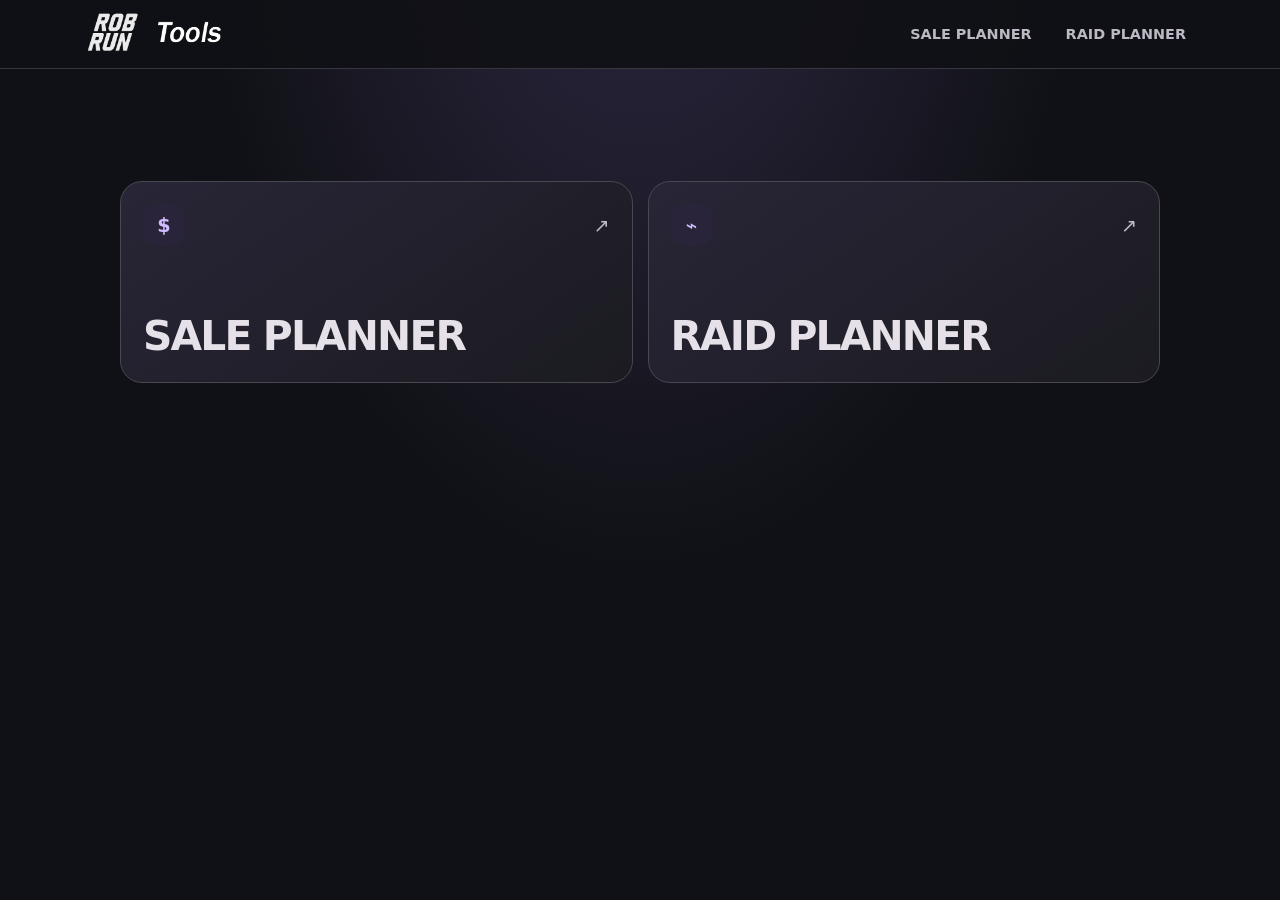
<file: index.html>
<!doctype html>
<html lang="en">
<head>
  <meta charset="utf-8">
  <meta name="viewport" content="width=device-width, initial-scale=1">
  <meta name="theme-color" content="#101116">
  <title>RR TOOLS</title>
  <link rel="stylesheet" href="styles.css?v=tooltips-20261120">
</head>
<body>
  <header class="appbar">
    <div class="appbar-inner">
      <a class="brand" href="index.html"><img width="150px" height="68px" class="brand-logo" src="rr-tools.png" alt="RR TOOLS" /></a>
      <nav class="nav" aria-label="Main navigation">
        <a href="sale-planner.html">Sale Planner</a>
        <a href="raid-planner.html">Raid Planner</a>
      </nav>
    </div>
  </header>
  <main class="page home-page">
    <section class="tool-grid" aria-label="Calculators">
      <a class="tool-card" href="sale-planner.html">
        <span class="card-top"><span class="card-icon" aria-hidden="true">$</span><span class="card-arrow" aria-hidden="true">↗</span></span>
        <h1>Sale Planner</h1>
      </a>
      <a class="tool-card" href="raid-planner.html">
        <span class="card-top"><span class="card-icon" aria-hidden="true">⌁</span><span class="card-arrow" aria-hidden="true">↗</span></span>
        <h1>Raid Planner</h1>
      </a>
    </section>
  </main>
  <script src="tooltips.js?v=tooltips-20261120"></script>
</body>
</html>
</file>
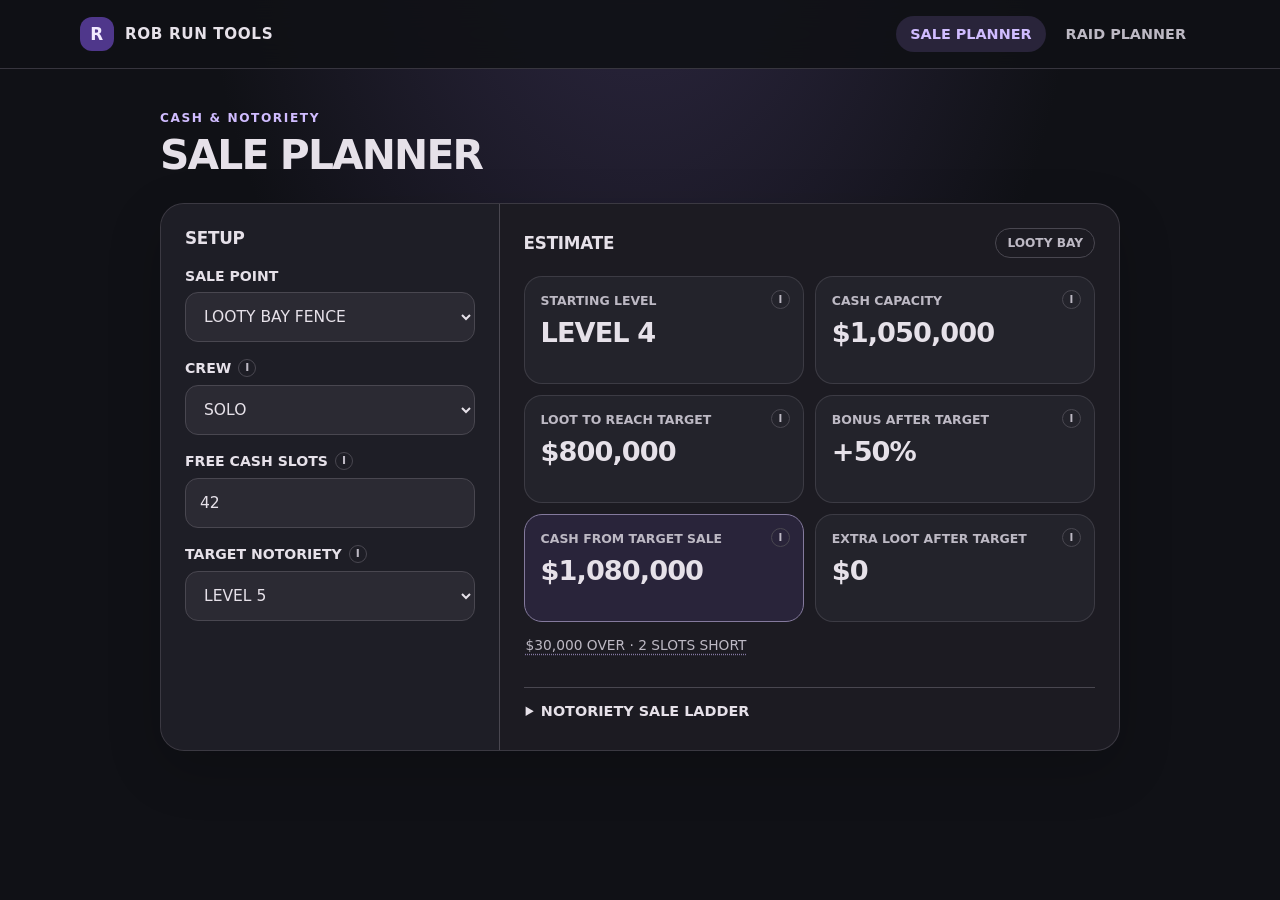
<file: notoriety.html>
<!doctype html>
<html lang="en">
<head>
  <meta charset="utf-8">
  <meta name="viewport" content="width=device-width, initial-scale=1">
  <meta name="theme-color" content="#101116">
  <title>Sale Planner · ROB RUN Tools</title>
  <link rel="stylesheet" href="styles.css?v=tooltips-20261120">
</head>
<body>
  <header class="appbar">
    <div class="appbar-inner">
      <a class="brand" href="index.html"><span class="brand-mark" aria-hidden="true">R</span><span>ROB RUN TOOLS</span></a>
      <nav class="nav" aria-label="Main navigation">
        <a href="notoriety.html" aria-current="page">Sale Planner</a>
        <a href="raids.html">Raid Planner</a>
      </nav>
    </div>
  </header>
  <main class="page page-narrow">
    <div class="page-head"><p class="eyebrow">Cash &amp; Notoriety</p><h1>Sale Planner</h1></div>
    <section class="planner surface" aria-label="Sale planning calculator">
      <div class="setup">
        <div class="section-title"><h2>Setup</h2></div>
        <div class="fields">
          <label class="field" for="location">
            <span class="label-line">Sale point</span>
            <select id="location">
              <option value="fence">Looty Bay Fence</option>
              <option value="center">District Sales Center</option>
            </select>
          </label>
          <div class="field" id="district-fields" hidden>
            <label class="label-line" for="district-level">District level <button class="info" type="button" data-tooltip="Fixed bonus only: Level I +10%, Level II +20%, Level III +30%. Notoriety does not apply." aria-label="DISTRICT SALES CENTER BONUS DETAILS">i</button></label>
            <select id="district-level">
              <option value="1">Level I</option>
              <option value="2">Level II</option>
              <option value="3">Level III · Highlands</option>
            </select>
          </div>
          <label class="field" id="party-field" for="party">
            <span class="label-line">Crew <button class="info" type="button" data-tooltip="Sets your starting Notoriety level." aria-label="CREW SIZE DETAILS">i</button></span>
            <select id="party">
              <option value="solo" selected>Solo</option>
              <option value="duo">Duo</option>
              <option value="trio">Trio</option>
            </select>
          </label>
          <label class="field" for="slots">
            <span class="label-line">Free cash slots <button class="info" type="button" data-tooltip="Each free slot holds one $25,000 cash stack." aria-label="CASH SLOTS DETAILS">i</button></span>
            <input id="slots" type="number" min="0" step="1" value="42" inputmode="numeric">
          </label>
          <label class="field" id="target-field" for="target">
            <span class="label-line">Target Notoriety <button class="info" type="button" data-tooltip="Choose a level to see the loot needed to reach it and the bonus for later sales." aria-label="NOTORIETY ESTIMATE DETAILS">i</button></span>
            <select id="target"></select>
          </label>
        </div>
      </div>
      <div class="results">
        <div class="results-head"><h2>Estimate</h2><span class="live-chip" id="location-chip">Looty Bay</span></div>
        <div class="result-grid" aria-live="polite" aria-atomic="true">
          <div class="result" id="result-start-level" tabindex="0" role="group" data-tooltip="Starting Notoriety based on crew."><span class="result-label">Starting level</span><strong class="result-value" id="start-level">Level 4</strong></div>
          <div class="result" id="result-capacity" tabindex="0" role="group" data-tooltip="42 free cash slots × $25,000 per stack."><span class="result-label">Cash capacity</span><strong class="result-value" id="capacity">$1,050,000</strong><span class="result-detail" id="capacity-detail">42 free slots</span></div>
          <div class="result" id="result-sale-needed" tabindex="0" role="group" data-tooltip="Base loot value before the current Notoriety bonus."><span class="result-label">Loot to reach target</span><strong class="result-value" id="sale-needed">$800,000</strong><span class="result-detail">Before bonuses</span></div>
          <div class="result" id="result-bonus" tabindex="0" role="group" data-tooltip="Applies to later Looty Bay sales."><span class="result-label" id="bonus-label">Bonus after target</span><strong class="result-value" id="total-bonus">+50%</strong><span class="result-detail" id="bonus-detail">Applies to later Looty Bay sales</span></div>
          <div class="result primary" id="result-payout-card" tabindex="0" role="group" data-tooltip="Cash from the target sale at your current bonus."><span class="result-label" id="payout-label">Cash from target sale</span><strong class="result-value" id="payout">$1,080,000</strong><span class="result-detail" id="slots-needed">44 cash stacks at +35%</span></div>
          <div class="result" id="result-fill-card" tabindex="0" role="group" data-tooltip="Extra loot value to sell after reaching your target."><span class="result-label" id="fill-label">Extra loot after target</span><strong class="result-value" id="fill-value">$0</strong><span class="result-detail" id="fill-detail">Target sale exceeds capacity</span></div>
        </div>
        <p class="status-line" id="fit-status" tabindex="0" aria-live="polite"></p>
        <details class="details" id="notoriety-ladder">
          <summary>Notoriety sale ladder</summary>
          <div class="table-wrap">
            <table>
              <thead><tr><th>Target</th><th>Loot to reach</th><th>Bonus after</th><th><span tabindex="0" data-tooltip="This target sale uses your current Notoriety bonus. The target bonus applies to later sales.">Cash from target sale</span></th></tr></thead>
              <tbody id="ladder-body"></tbody>
            </table>
          </div>
          <p class="table-empty" id="ladder-empty" hidden>Already at the highest level.</p>
        </details>
      </div>
    </section>
  </main>
  <script>
    (() => {
      const partyInput = document.getElementById("party");
      const slotsInput = document.getElementById("slots");
      const targetInput = document.getElementById("target");
      const locationInput = document.getElementById("location");
      const districtInput = document.getElementById("district-level");
      const districtFields = document.getElementById("district-fields");
      const partyField = document.getElementById("party-field");
      const targetField = document.getElementById("target-field");
      const notorietyLadder = document.getElementById("notoriety-ladder");
      const money = new Intl.NumberFormat("en-US", { style: "currency", currency: "USD", maximumFractionDigits: 0 });
      const thresholds = [0, 200000, 500000, 1000000, 1800000];
      const notorietyBonuses = [0, 10, 20, 35, 50];
      const districtBonuses = [0, 10, 20, 30];
      const starts = { solo: { level: 4 }, duo: { level: 2 }, trio: { level: 1 } };
      const output = (id) => document.getElementById(id);

      function refreshTargets(startLevel) {
        const oldTarget = Number(targetInput.value) || 5;
        targetInput.replaceChildren();
        for (let level = startLevel; level <= 5; level += 1) {
          const option = document.createElement("option");
          option.value = String(level);
          option.textContent = "Level " + level;
          targetInput.append(option);
        }
        targetInput.value = String(Math.max(startLevel, Math.min(5, oldTarget)));
      }

      function calculate() {
        const isCenter = locationInput.value === "center";
        const startLevel = starts[partyInput.value].level;
        const targetLevel = Number(targetInput.value) || startLevel;
        const slots = Math.max(0, Math.floor(Number(slotsInput.value) || 0));
        const locationBonus = isCenter ? districtBonuses[Number(districtInput.value)] : 0;
        const targetNotorietyBonus = isCenter ? 0 : notorietyBonuses[targetLevel - 1];
        const totalBonus = isCenter ? locationBonus : targetNotorietyBonus;
        const multiplier = 1 + totalBonus / 100;
        const currentNotorietyBonus = notorietyBonuses[startLevel - 1];
        const payoutMultiplier = isCenter ? multiplier : 1 + currentNotorietyBonus / 100;
        const capacity = slots * 25000;
        const saleNeeded = isCenter ? 0 : Math.max(0, thresholds[targetLevel - 1] - thresholds[startLevel - 1]);
        const payout = isCenter ? capacity : saleNeeded * payoutMultiplier;
        const slotsNeeded = Math.ceil(payout / 25000);
        const additionalCashCapacity = Math.max(0, capacity - payout);
        const extraLootAfterTarget = additionalCashCapacity / multiplier;
        const fillValue = isCenter ? capacity / multiplier : extraLootAfterTarget;
        const totalLootForFullHaul = saleNeeded + extraLootAfterTarget;
        const districtLevel = Number(districtInput.value);
        const districtRoman = ["I", "II", "III"][districtLevel - 1];

        partyField.hidden = isCenter;
        targetField.hidden = isCenter;
        districtFields.hidden = !isCenter;
        output("result-start-level").hidden = isCenter;
        output("result-sale-needed").hidden = isCenter;
        notorietyLadder.hidden = isCenter;
        output("result-payout-card").classList.toggle("primary", !isCenter);
        output("result-fill-card").classList.toggle("primary", isCenter);

        output("start-level").textContent = "Level " + startLevel;
        output("capacity").textContent = money.format(capacity);
        output("capacity-detail").textContent = slots + " free cash slot" + (slots === 1 ? "" : "s");
        output("sale-needed").textContent = money.format(saleNeeded);
        output("bonus-label").textContent = isCenter ? "Sales Center bonus" : "Bonus after target";
        output("total-bonus").textContent = "+" + totalBonus + "%";
        output("bonus-detail").textContent = isCenter ? "Fixed · no Notoriety" : "Applies to later Looty Bay sales";
        output("payout-label").textContent = isCenter ? "Cash at full capacity" : "Cash from target sale";
        output("payout").textContent = money.format(payout);
        output("slots-needed").textContent = isCenter
          ? slots + " cash stack" + (slots === 1 ? "" : "s")
           : slotsNeeded + " cash stack" + (slotsNeeded === 1 ? "" : "s") + " at +" + currentNotorietyBonus + "%";
        output("fill-label").textContent = isCenter ? "Loot to fill slots" : "Extra loot after target";
        output("fill-value").textContent = money.format(Math.round(fillValue));
        output("fill-detail").textContent = isCenter ? "Estimated loot value" : payout > capacity ? "Target sale exceeds capacity" : "Level " + targetLevel + " · +" + totalBonus + "% on later sales";
        output("location-chip").textContent = isCenter ? "District Center · Level " + districtRoman : "Looty Bay";

        output("result-start-level").dataset.tooltip = "Starting Notoriety level " + startLevel + ", based on crew.";
        output("result-capacity").dataset.tooltip = slots + " free cash slots × $25,000 per stack = " + money.format(capacity) + ".";
        output("result-sale-needed").dataset.tooltip = money.format(saleNeeded) + " base loot value to reach Level " + targetLevel + ", before the current bonus.";
        output("result-bonus").dataset.tooltip = isCenter
          ? "Level " + districtRoman + " District Sales Center bonus is fixed at +" + totalBonus + "%. Notoriety does not apply."
          : "Level " + targetLevel + " gives +" + totalBonus + "% on later Looty Bay sales.";
        output("result-payout-card").dataset.tooltip = isCenter
          ? money.format(capacity) + " cash at full capacity."
          : money.format(saleNeeded) + " loot at the current +" + currentNotorietyBonus + "% bonus pays " + money.format(payout) + " and needs " + slotsNeeded + " stacks.";
        output("result-fill-card").dataset.tooltip = isCenter
          ? money.format(Math.round(fillValue)) + " estimated loot value fills " + slots + " cash slots at +" + totalBonus + "%."
          : payout > capacity
            ? "The target sale exceeds your cash capacity by " + money.format(payout - capacity) + "."
            : "Sell about " + money.format(Math.round(extraLootAfterTarget)) + " more loot at +" + totalBonus + "% after reaching the target.";

        if (slots === 0) {
          output("fit-status").textContent = "No free slots";
          output("fit-status").dataset.tooltip = "Add free cash slots to calculate your carrying capacity.";
        } else if (isCenter) {
          output("fit-status").textContent = "Fixed +" + totalBonus + "% · No Notoriety";
          output("fit-status").dataset.tooltip = "District Sales Center Level " + districtRoman + " has a fixed +" + totalBonus + "% bonus. Notoriety does not apply.";
        } else if (payout > capacity) {
          output("fit-status").textContent = money.format(payout - capacity) + " over · " + (slotsNeeded - slots) + " slots short";
          output("fit-status").dataset.tooltip = "The target sale pays " + money.format(payout) + " and needs " + slotsNeeded + " stacks. You are " + (slotsNeeded - slots) + " slots short. Total haul caps at " + money.format(capacity) + ".";
        } else if (saleNeeded === 0) {
          output("fit-status").textContent = money.format(Math.round(extraLootAfterTarget)) + " loot → " + money.format(capacity) + " haul";
          output("fit-status").dataset.tooltip = "Sell about " + money.format(Math.round(extraLootAfterTarget)) + " loot at +" + totalBonus + "% to fill all " + slots + " cash stacks.";
        } else if (extraLootAfterTarget > 0) {
          output("fit-status").textContent = "+" + money.format(Math.round(extraLootAfterTarget)) + " loot at +" + totalBonus + "% · " + money.format(capacity) + " haul";
          output("fit-status").dataset.tooltip = "After reaching Level " + targetLevel + ", sell about " + money.format(Math.round(extraLootAfterTarget)) + " more loot at +" + totalBonus + "%. Total loot sold is about " + money.format(Math.round(totalLootForFullHaul)) + " for a " + money.format(capacity) + " haul.";
        } else {
          output("fit-status").textContent = "Target sale fills slots · " + money.format(Math.min(payout, capacity)) + " haul";
          output("fit-status").dataset.tooltip = "The target sale fills your available cash slots.";
        }

        const rows = [];
        if (!isCenter) {
          for (let level = startLevel + 1; level <= 5; level += 1) {
            const value = thresholds[level - 1] - thresholds[startLevel - 1];
            const levelBonus = notorietyBonuses[level - 1];
            const saleCash = value * (1 + currentNotorietyBonus / 100);
            rows.push("<tr class=\"" + (level === targetLevel ? "selected" : "") + "\"><td>Level " + level + "</td><td>" + money.format(value) + "</td><td>+" + levelBonus + "%</td><td>" + money.format(saleCash) + "</td></tr>");
          }
        }
        output("ladder-body").innerHTML = rows.join("");
        output("ladder-empty").hidden = rows.length > 0;
      }

      partyInput.addEventListener("change", () => { refreshTargets(starts[partyInput.value].level); calculate(); });
      for (const input of [slotsInput, targetInput, locationInput, districtInput]) {
        input.addEventListener(input === slotsInput ? "input" : "change", calculate);
      }
      refreshTargets(starts[partyInput.value].level);
      targetInput.value = "5";
      calculate();
    })();
  </script>
  <script src="tooltips.js?v=tooltips-20261120"></script>
</body>
</html>
</file>
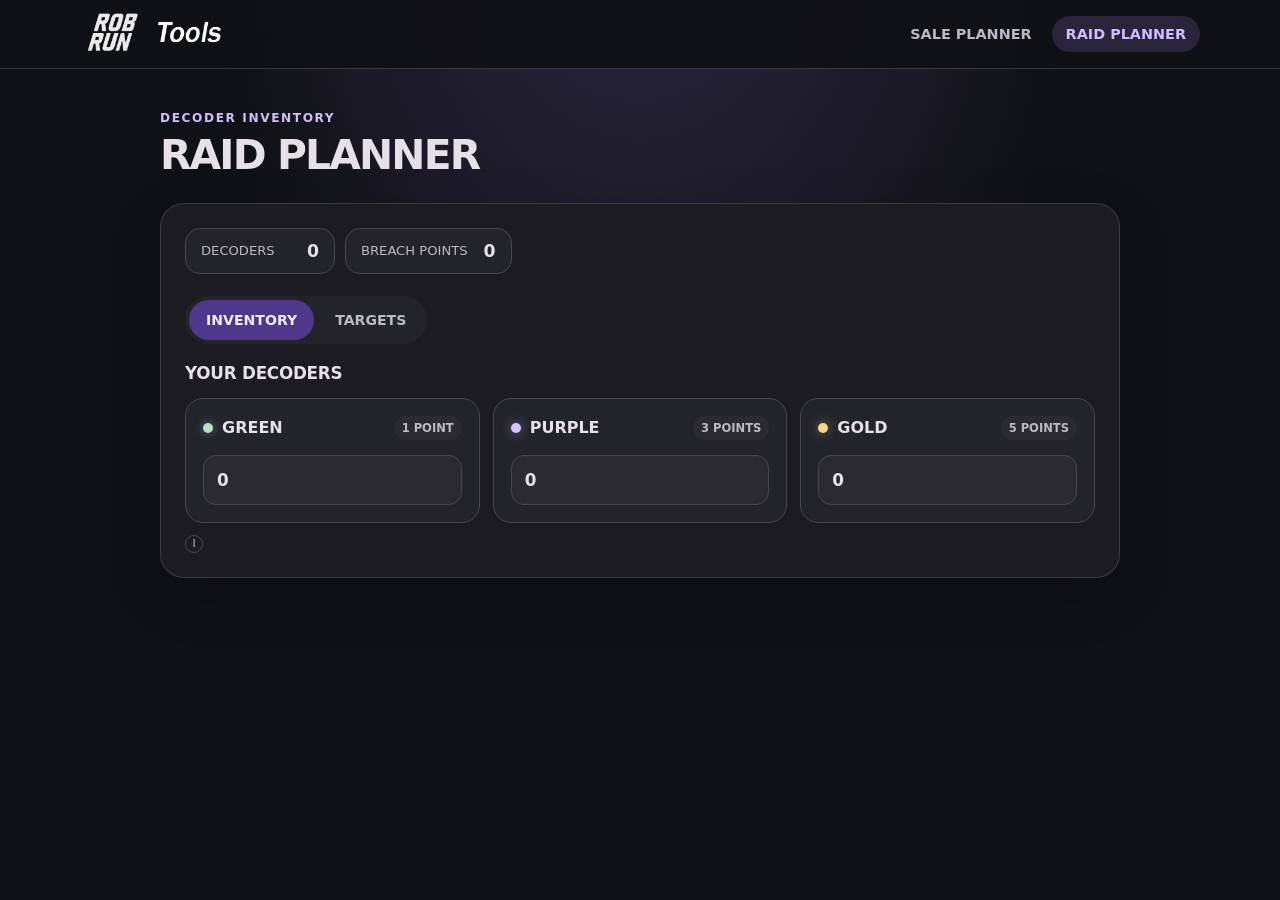
<file: raid-planner.html>
<!doctype html>
<html lang="en">
<head>
  <meta charset="utf-8">
  <meta name="viewport" content="width=device-width, initial-scale=1">
  <meta name="theme-color" content="#101116">
  <title>Raid Planner · RR Tools</title>
  <link rel="stylesheet" href="styles.css?v=tooltips-20261120">
</head>
<body>
  <header class="appbar">
    <div class="appbar-inner">
      <a class="brand" href="index.html"><img width="150px" height="68px" class="brand-logo" src="rr-tools.png" alt="RR TOOLS" /></a>
      <nav class="nav" aria-label="Main navigation">
        <a href="sale-planner.html">Sale Planner</a>
        <a href="raid-planner.html" aria-current="page">Raid Planner</a>
      </nav>
    </div>
  </header>
  <main class="page page-narrow">
    <div class="page-head"><p class="eyebrow">Decoder inventory</p><h1>Raid Planner</h1></div>
    <section class="raid-surface surface" aria-label="Raid planning calculator">
      <div class="summary" aria-live="polite" aria-atomic="true">
        <div class="summary-item"><span class="summary-label">Decoders</span><strong class="summary-value" id="decoder-count">0</strong></div>
        <div class="summary-item"><span class="summary-label">Breach points</span><strong class="summary-value" id="decoder-points">0</strong></div>
      </div>
      <div class="tabs" role="tablist" aria-label="Planner sections">
        <button class="tab" id="inventory-tab" type="button" role="tab" aria-controls="inventory-panel" aria-selected="true">Inventory</button>
        <button class="tab" id="targets-tab" type="button" role="tab" aria-controls="targets-panel" aria-selected="false">Targets</button>
      </div>
      <section id="inventory-panel" class="tab-panel" role="tabpanel" aria-labelledby="inventory-tab">
        <h2>Your decoders</h2>
        <div class="decoder-grid">
          <label class="decoder-card" for="green-count">
            <span class="decoder-top"><span class="decoder-name"><span class="tier-dot tier-green" aria-hidden="true"></span>Green</span><span class="point-chip">1 point</span></span>
            <input id="green-count" type="number" min="0" step="1" value="0" inputmode="numeric" aria-label="Green decoder count">
          </label>
          <label class="decoder-card" for="purple-count">
            <span class="decoder-top"><span class="decoder-name"><span class="tier-dot tier-purple" aria-hidden="true"></span>Purple</span><span class="point-chip">3 points</span></span>
            <input id="purple-count" type="number" min="0" step="1" value="0" inputmode="numeric" aria-label="Purple decoder count">
          </label>
          <label class="decoder-card" for="gold-count">
            <span class="decoder-top"><span class="decoder-name"><span class="tier-dot tier-gold" aria-hidden="true"></span>Gold</span><span class="point-chip">5 points</span></span>
            <input id="gold-count" type="number" min="0" step="1" value="0" inputmode="numeric" aria-label="Gold decoder count">
          </label>
        </div>
      </section>
      <section id="targets-panel" class="tab-panel" role="tabpanel" aria-labelledby="targets-tab" hidden>
        <h2>Targets</h2>
        <label class="toggle" for="bunker-bonus">
          <input id="bunker-bonus" type="checkbox">
          <span>Bunker defense +3</span>
          <button class="info" type="button" data-tooltip="Adds 3 defense to structures in a settlement with a Bunker." aria-label="BUNKER DEFENSE DETAILS">i</button>
        </label>
        <div class="target-summary" aria-live="polite" aria-atomic="true">
          <div class="target-summary-item"><span>Targets</span><strong id="target-count">0</strong></div>
          <div class="target-summary-item"><span>Needed · empty</span><strong id="target-min">0</strong></div>
          <div class="target-summary-item"><span>Needed · full Gold</span><strong id="target-max">0</strong></div>
        </div>
        <p class="target-plan-status" id="target-status" tabindex="0" aria-live="polite">Add targets</p>
        <div class="target-section">
          <div class="section-title"><h2>Target list</h2><span class="live-chip" id="target-list-count">0 selected</span></div>
          <div class="table-wrap target-table">
            <table>
              <thead><tr><th>Structure</th><th class="numeric">Quantity</th><th class="numeric">Total defense</th><th class="numeric"><span tabindex="0" data-tooltip="Uses your full decoder stock for this row alone. The plan above checks all selected rows together.">Stock alone</span></th></tr></thead>
              <tbody id="selected-target-rows"></tbody>
            </table>
          </div>
          <p class="table-empty" id="targets-empty">No targets added.</p>
        </div>
        <details class="details target-section">
          <summary>+ Add targets</summary>
          <div class="table-wrap target-table">
          <table>
              <thead><tr><th>Structure</th><th class="numeric">Fuse slots</th><th class="numeric"><span tabindex="0" data-tooltip="Defense when empty to defense when all slots have Gold fuses.">Defense</span></th><th class="numeric">Add</th></tr></thead>
              <tbody id="target-catalog-rows"></tbody>
          </table>
          </div>
        </details>
      </section>
      <button class="info footer-help" type="button" data-tooltip="Defense values are estimates. Confirm the load in-game." aria-label="DEFENSE ESTIMATE DETAILS">i</button>
    </section>
  </main>
  <script>
    (() => {
      const inputs = [
        document.getElementById("green-count"),
        document.getElementById("purple-count"),
        document.getElementById("gold-count")
      ];
      const bunkerInput = document.getElementById("bunker-bonus");
      const structures = [
        { id: "trailer", name: "Trailer", base: 5, slots: 9 },
        { id: "small-house", name: "Small House", base: 15, slots: 27 },
        { id: "mansion", name: "Mansion", base: 30, slots: 42 },
        { id: "car-garage", name: "Car Garage", base: 4, slots: 6 },
        { id: "large-car-garage", name: "Large Car Garage", base: 6, slots: 12 },
        { id: "warehouse", name: "Warehouse", base: 10, slots: 15 },
        { id: "crypto-farm-warehouse", name: "Crypto Farm Warehouse", base: 5, slots: 9 },
        { id: "workshop", name: "Workshop", base: 5, slots: 9 },
        { id: "grow-room", name: "Grow Room", base: 5, slots: 9 },
        { id: "chemical-laboratory", name: "Chemical Laboratory", base: 3, slots: 6 },
        { id: "mesh-fence", name: "Mesh Fence", base: 2, slots: 3 },
        { id: "metal-fence", name: "Metal Fence", base: 5, slots: 6 },
        { id: "concrete-fence", name: "Concrete Fence", base: 10, slots: 9 },
        { id: "checkpoint-gate", name: "Checkpoint / settlement gate", base: 10, slots: 0, maxCount: 4 }
      ];
      const selectedTargets = new Map();
      const output = (id) => document.getElementById(id);
      const selectedRows = output("selected-target-rows");
      const catalogRows = output("target-catalog-rows");
      const emptyTargets = output("targets-empty");

      function count(input) { return Math.max(0, Math.floor(Number(input.value) || 0)); }
      function getStructure(id) { return structures.find((structure) => structure.id === id); }

      function changeTarget(id, difference) {
        const structure = getStructure(id);
        const current = selectedTargets.get(id) || 0;
        const limit = structure.maxCount || Number.MAX_SAFE_INTEGER;
        const next = Math.max(0, Math.min(limit, current + difference));
        if (next === 0) selectedTargets.delete(id);
        else selectedTargets.set(id, next);
        update();
      }

      function update() {
        const [green, purple, gold] = inputs.map(count);
        const totalDecoders = green + purple + gold;
        const points = green + purple * 3 + gold * 5;
        const bunker = bunkerInput.checked ? 3 : 0;
        let totalTargets = 0;
        let totalMin = 0;
        let totalMax = 0;

        output("decoder-count").textContent = String(totalDecoders);
        output("decoder-points").textContent = String(points);

        const selectedMarkup = [];
        for (const structure of structures) {
          const quantity = selectedTargets.get(structure.id) || 0;
          if (!quantity) continue;
          const minEach = structure.base + bunker;
          const maxEach = minEach + structure.slots * 5;
          const rowMin = minEach * quantity;
          const rowMax = maxEach * quantity;
          const defenseRange = structure.slots === 0 ? String(rowMin) : rowMin + "–" + rowMax;
          totalTargets += quantity;
          totalMin += rowMin;
          totalMax += rowMax;
          let rowStatus;
          if (points < rowMin) rowStatus = "<span class=\"outlook bad\" tabindex=\"0\" data-tooltip=\"Need " + (rowMin - points) + " more points for this row's empty targets.\">Short " + (rowMin - points) + "</span>";
          else if (points >= rowMax) rowStatus = "<span class=\"outlook good\" tabindex=\"0\" data-tooltip=\"Enough points for this row even at full Gold.\">Ready</span>";
          else rowStatus = "<span class=\"outlook maybe\" tabindex=\"0\" data-tooltip=\"Enough for this row when empty; fuse load may change it.\">Possible</span>";
          selectedMarkup.push(
            "<tr><td>" + structure.name + "</td><td class=\"numeric\"><div class=\"qty-control\"><button class=\"qty-btn\" type=\"button\" data-id=\"" + structure.id + "\" data-change=\"-1\" aria-label=\"REMOVE ONE " + structure.name.toUpperCase() + "\">−</button><span class=\"qty-count\">" + quantity + "</span><button class=\"qty-btn\" type=\"button\" data-id=\"" + structure.id + "\" data-change=\"1\" aria-label=\"ADD ONE " + structure.name.toUpperCase() + "\" " + (structure.maxCount && quantity >= structure.maxCount ? "disabled" : "") + ">+</button></div></td><td class=\"numeric\">" + defenseRange + "</td><td class=\"numeric\">" + rowStatus + "</td></tr>"
          );
        }
        selectedRows.innerHTML = selectedMarkup.join("");
        emptyTargets.hidden = totalTargets > 0;
        output("target-count").textContent = String(totalTargets);
        output("target-list-count").textContent = totalTargets + " selected";
        output("target-min").textContent = String(totalMin);
        output("target-max").textContent = String(totalMax);

        if (totalTargets === 0) {
          output("target-status").textContent = "Add targets";
          output("target-status").dataset.tooltip = "Add targets to compare your decoder points with target defense.";
        } else if (points < totalMin) {
          output("target-status").textContent = "Short " + (totalMin - points) + " pts";
          output("target-status").dataset.tooltip = "Need " + totalMin + " points for all empty targets. You have " + points + ".";
        } else if (points >= totalMax) {
          output("target-status").textContent = "All targets ready";
          output("target-status").dataset.tooltip = "You have " + points + " points, enough for every target even with all fuse slots filled with Gold.";
        } else {
          output("target-status").textContent = "Empty targets ready · " + (points - totalMin) + " pts left";
          output("target-status").dataset.tooltip = "Every target is ready at minimum defense. " + (points - totalMin) + " points remain for fuses across the list.";
        }

        catalogRows.innerHTML = structures.map((structure) => {
          const min = structure.base + bunker;
          const max = min + structure.slots * 5;
          const defenseRange = structure.slots === 0 ? String(min) : min + "–" + max;
          const quantity = selectedTargets.get(structure.id) || 0;
          const atLimit = structure.maxCount && quantity >= structure.maxCount;
          const addLabel = structure.id === "checkpoint-gate" ? "ADD GATE MAX 4" : "ADD " + structure.name.toUpperCase();
          return "<tr><td>" + structure.name + "</td><td class=\"numeric\">" + structure.slots + "</td><td class=\"numeric\">" + defenseRange + "</td><td class=\"numeric\"><button class=\"add-target\" type=\"button\" data-id=\"" + structure.id + "\" aria-label=\"" + addLabel + "\" " + (atLimit ? "disabled" : "") + ">+</button></td></tr>";
        }).join("");

        for (const button of selectedRows.querySelectorAll("button[data-change]")) {
          button.addEventListener("click", () => changeTarget(button.dataset.id, Number(button.dataset.change)));
        }
        for (const button of catalogRows.querySelectorAll("button[data-id]")) {
          button.addEventListener("click", () => changeTarget(button.dataset.id, 1));
        }
      }

      for (const input of inputs) input.addEventListener("input", update);
      bunkerInput.addEventListener("change", update);
      const tabs = [
        { button: output("inventory-tab"), panel: output("inventory-panel") },
        { button: output("targets-tab"), panel: output("targets-panel") }
      ];
      for (const tab of tabs) {
        tab.button.addEventListener("click", () => {
          for (const item of tabs) {
            const active = item === tab;
            item.button.setAttribute("aria-selected", String(active));
            item.panel.hidden = !active;
          }
        });
      }
      update();
    })();
  </script>
  <script src="tooltips.js?v=tooltips-20261120"></script>
</body>
</html>
</file>
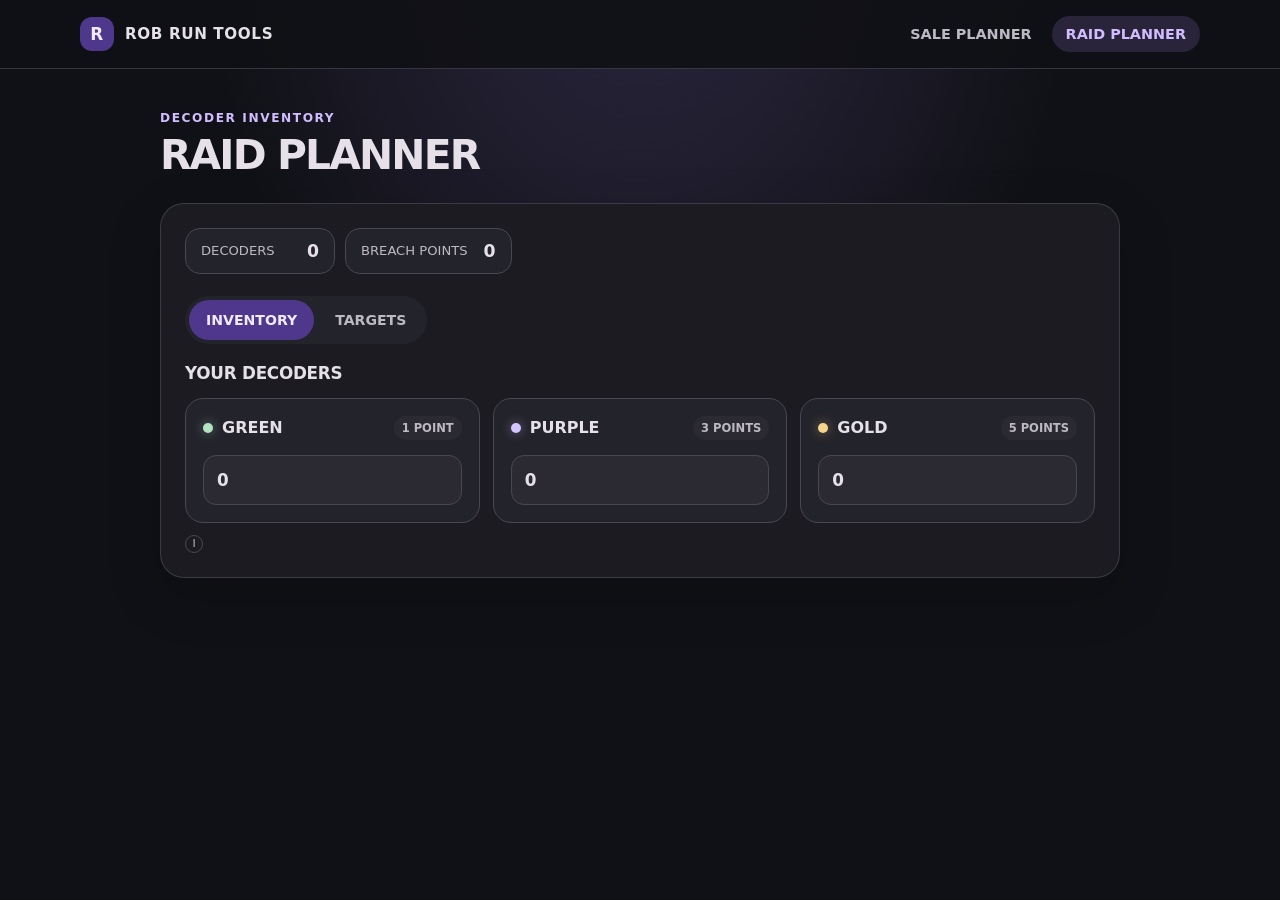
<file: raids.html>
<!doctype html>
<html lang="en">
<head>
  <meta charset="utf-8">
  <meta name="viewport" content="width=device-width, initial-scale=1">
  <meta name="theme-color" content="#101116">
  <title>Raid Planner · ROB RUN Tools</title>
  <link rel="stylesheet" href="styles.css?v=tooltips-20261120">
</head>
<body>
  <header class="appbar">
    <div class="appbar-inner">
      <a class="brand" href="index.html"><span class="brand-mark" aria-hidden="true">R</span><span>ROB RUN TOOLS</span></a>
      <nav class="nav" aria-label="Main navigation">
        <a href="notoriety.html">Sale Planner</a>
        <a href="raids.html" aria-current="page">Raid Planner</a>
      </nav>
    </div>
  </header>
  <main class="page page-narrow">
    <div class="page-head"><p class="eyebrow">Decoder inventory</p><h1>Raid Planner</h1></div>
    <section class="raid-surface surface" aria-label="Raid planning calculator">
      <div class="summary" aria-live="polite" aria-atomic="true">
        <div class="summary-item"><span class="summary-label">Decoders</span><strong class="summary-value" id="decoder-count">0</strong></div>
        <div class="summary-item"><span class="summary-label">Breach points</span><strong class="summary-value" id="decoder-points">0</strong></div>
      </div>
      <div class="tabs" role="tablist" aria-label="Planner sections">
        <button class="tab" id="inventory-tab" type="button" role="tab" aria-controls="inventory-panel" aria-selected="true">Inventory</button>
        <button class="tab" id="targets-tab" type="button" role="tab" aria-controls="targets-panel" aria-selected="false">Targets</button>
      </div>
      <section id="inventory-panel" class="tab-panel" role="tabpanel" aria-labelledby="inventory-tab">
        <h2>Your decoders</h2>
        <div class="decoder-grid">
          <label class="decoder-card" for="green-count">
            <span class="decoder-top"><span class="decoder-name"><span class="tier-dot tier-green" aria-hidden="true"></span>Green</span><span class="point-chip">1 point</span></span>
            <input id="green-count" type="number" min="0" step="1" value="0" inputmode="numeric" aria-label="Green decoder count">
          </label>
          <label class="decoder-card" for="purple-count">
            <span class="decoder-top"><span class="decoder-name"><span class="tier-dot tier-purple" aria-hidden="true"></span>Purple</span><span class="point-chip">3 points</span></span>
            <input id="purple-count" type="number" min="0" step="1" value="0" inputmode="numeric" aria-label="Purple decoder count">
          </label>
          <label class="decoder-card" for="gold-count">
            <span class="decoder-top"><span class="decoder-name"><span class="tier-dot tier-gold" aria-hidden="true"></span>Gold</span><span class="point-chip">5 points</span></span>
            <input id="gold-count" type="number" min="0" step="1" value="0" inputmode="numeric" aria-label="Gold decoder count">
          </label>
        </div>
      </section>
      <section id="targets-panel" class="tab-panel" role="tabpanel" aria-labelledby="targets-tab" hidden>
        <h2>Targets</h2>
        <label class="toggle" for="bunker-bonus">
          <input id="bunker-bonus" type="checkbox">
          <span>Bunker defense +3</span>
          <button class="info" type="button" data-tooltip="Adds 3 defense to structures in a settlement with a Bunker." aria-label="BUNKER DEFENSE DETAILS">i</button>
        </label>
        <div class="target-summary" aria-live="polite" aria-atomic="true">
          <div class="target-summary-item"><span>Targets</span><strong id="target-count">0</strong></div>
          <div class="target-summary-item"><span>Needed · empty</span><strong id="target-min">0</strong></div>
          <div class="target-summary-item"><span>Needed · full Gold</span><strong id="target-max">0</strong></div>
        </div>
        <p class="target-plan-status" id="target-status" tabindex="0" aria-live="polite">Add targets</p>
        <div class="target-section">
          <div class="section-title"><h2>Target list</h2><span class="live-chip" id="target-list-count">0 selected</span></div>
          <div class="table-wrap target-table">
            <table>
              <thead><tr><th>Structure</th><th class="numeric">Quantity</th><th class="numeric">Total defense</th><th class="numeric"><span tabindex="0" data-tooltip="Uses your full decoder stock for this row alone. The plan above checks all selected rows together.">Stock alone</span></th></tr></thead>
              <tbody id="selected-target-rows"></tbody>
            </table>
          </div>
          <p class="table-empty" id="targets-empty">No targets added.</p>
        </div>
        <details class="details target-section">
          <summary>+ Add targets</summary>
          <div class="table-wrap target-table">
          <table>
              <thead><tr><th>Structure</th><th class="numeric">Fuse slots</th><th class="numeric"><span tabindex="0" data-tooltip="Defense when empty to defense when all slots have Gold fuses.">Defense</span></th><th class="numeric">Add</th></tr></thead>
              <tbody id="target-catalog-rows"></tbody>
          </table>
          </div>
        </details>
      </section>
      <button class="info footer-help" type="button" data-tooltip="Defense values are estimates. Confirm the load in-game." aria-label="DEFENSE ESTIMATE DETAILS">i</button>
    </section>
  </main>
  <script>
    (() => {
      const inputs = [
        document.getElementById("green-count"),
        document.getElementById("purple-count"),
        document.getElementById("gold-count")
      ];
      const bunkerInput = document.getElementById("bunker-bonus");
      const structures = [
        { id: "trailer", name: "Trailer", base: 5, slots: 9 },
        { id: "small-house", name: "Small House", base: 15, slots: 27 },
        { id: "mansion", name: "Mansion", base: 30, slots: 42 },
        { id: "car-garage", name: "Car Garage", base: 4, slots: 6 },
        { id: "large-car-garage", name: "Large Car Garage", base: 6, slots: 12 },
        { id: "warehouse", name: "Warehouse", base: 10, slots: 15 },
        { id: "crypto-farm-warehouse", name: "Crypto Farm Warehouse", base: 5, slots: 9 },
        { id: "workshop", name: "Workshop", base: 5, slots: 9 },
        { id: "grow-room", name: "Grow Room", base: 5, slots: 9 },
        { id: "chemical-laboratory", name: "Chemical Laboratory", base: 3, slots: 6 },
        { id: "mesh-fence", name: "Mesh Fence", base: 2, slots: 3 },
        { id: "metal-fence", name: "Metal Fence", base: 5, slots: 6 },
        { id: "concrete-fence", name: "Concrete Fence", base: 10, slots: 9 },
        { id: "checkpoint-gate", name: "Checkpoint / settlement gate", base: 10, slots: 0, maxCount: 4 }
      ];
      const selectedTargets = new Map();
      const output = (id) => document.getElementById(id);
      const selectedRows = output("selected-target-rows");
      const catalogRows = output("target-catalog-rows");
      const emptyTargets = output("targets-empty");

      function count(input) { return Math.max(0, Math.floor(Number(input.value) || 0)); }
      function getStructure(id) { return structures.find((structure) => structure.id === id); }

      function changeTarget(id, difference) {
        const structure = getStructure(id);
        const current = selectedTargets.get(id) || 0;
        const limit = structure.maxCount || Number.MAX_SAFE_INTEGER;
        const next = Math.max(0, Math.min(limit, current + difference));
        if (next === 0) selectedTargets.delete(id);
        else selectedTargets.set(id, next);
        update();
      }

      function update() {
        const [green, purple, gold] = inputs.map(count);
        const totalDecoders = green + purple + gold;
        const points = green + purple * 3 + gold * 5;
        const bunker = bunkerInput.checked ? 3 : 0;
        let totalTargets = 0;
        let totalMin = 0;
        let totalMax = 0;

        output("decoder-count").textContent = String(totalDecoders);
        output("decoder-points").textContent = String(points);

        const selectedMarkup = [];
        for (const structure of structures) {
          const quantity = selectedTargets.get(structure.id) || 0;
          if (!quantity) continue;
          const minEach = structure.base + bunker;
          const maxEach = minEach + structure.slots * 5;
          const rowMin = minEach * quantity;
          const rowMax = maxEach * quantity;
          const defenseRange = structure.slots === 0 ? String(rowMin) : rowMin + "–" + rowMax;
          totalTargets += quantity;
          totalMin += rowMin;
          totalMax += rowMax;
          let rowStatus;
          if (points < rowMin) rowStatus = "<span class=\"outlook bad\" tabindex=\"0\" data-tooltip=\"Need " + (rowMin - points) + " more points for this row's empty targets.\">Short " + (rowMin - points) + "</span>";
          else if (points >= rowMax) rowStatus = "<span class=\"outlook good\" tabindex=\"0\" data-tooltip=\"Enough points for this row even at full Gold.\">Ready</span>";
          else rowStatus = "<span class=\"outlook maybe\" tabindex=\"0\" data-tooltip=\"Enough for this row when empty; fuse load may change it.\">Possible</span>";
          selectedMarkup.push(
            "<tr><td>" + structure.name + "</td><td class=\"numeric\"><div class=\"qty-control\"><button class=\"qty-btn\" type=\"button\" data-id=\"" + structure.id + "\" data-change=\"-1\" aria-label=\"REMOVE ONE " + structure.name.toUpperCase() + "\">−</button><span class=\"qty-count\">" + quantity + "</span><button class=\"qty-btn\" type=\"button\" data-id=\"" + structure.id + "\" data-change=\"1\" aria-label=\"ADD ONE " + structure.name.toUpperCase() + "\" " + (structure.maxCount && quantity >= structure.maxCount ? "disabled" : "") + ">+</button></div></td><td class=\"numeric\">" + defenseRange + "</td><td class=\"numeric\">" + rowStatus + "</td></tr>"
          );
        }
        selectedRows.innerHTML = selectedMarkup.join("");
        emptyTargets.hidden = totalTargets > 0;
        output("target-count").textContent = String(totalTargets);
        output("target-list-count").textContent = totalTargets + " selected";
        output("target-min").textContent = String(totalMin);
        output("target-max").textContent = String(totalMax);

        if (totalTargets === 0) {
          output("target-status").textContent = "Add targets";
          output("target-status").dataset.tooltip = "Add targets to compare your decoder points with target defense.";
        } else if (points < totalMin) {
          output("target-status").textContent = "Short " + (totalMin - points) + " pts";
          output("target-status").dataset.tooltip = "Need " + totalMin + " points for all empty targets. You have " + points + ".";
        } else if (points >= totalMax) {
          output("target-status").textContent = "All targets ready";
          output("target-status").dataset.tooltip = "You have " + points + " points, enough for every target even with all fuse slots filled with Gold.";
        } else {
          output("target-status").textContent = "Empty targets ready · " + (points - totalMin) + " pts left";
          output("target-status").dataset.tooltip = "Every target is ready at minimum defense. " + (points - totalMin) + " points remain for fuses across the list.";
        }

        catalogRows.innerHTML = structures.map((structure) => {
          const min = structure.base + bunker;
          const max = min + structure.slots * 5;
          const defenseRange = structure.slots === 0 ? String(min) : min + "–" + max;
          const quantity = selectedTargets.get(structure.id) || 0;
          const atLimit = structure.maxCount && quantity >= structure.maxCount;
          const addLabel = structure.id === "checkpoint-gate" ? "ADD GATE MAX 4" : "ADD " + structure.name.toUpperCase();
          return "<tr><td>" + structure.name + "</td><td class=\"numeric\">" + structure.slots + "</td><td class=\"numeric\">" + defenseRange + "</td><td class=\"numeric\"><button class=\"add-target\" type=\"button\" data-id=\"" + structure.id + "\" aria-label=\"" + addLabel + "\" " + (atLimit ? "disabled" : "") + ">+</button></td></tr>";
        }).join("");

        for (const button of selectedRows.querySelectorAll("button[data-change]")) {
          button.addEventListener("click", () => changeTarget(button.dataset.id, Number(button.dataset.change)));
        }
        for (const button of catalogRows.querySelectorAll("button[data-id]")) {
          button.addEventListener("click", () => changeTarget(button.dataset.id, 1));
        }
      }

      for (const input of inputs) input.addEventListener("input", update);
      bunkerInput.addEventListener("change", update);
      const tabs = [
        { button: output("inventory-tab"), panel: output("inventory-panel") },
        { button: output("targets-tab"), panel: output("targets-panel") }
      ];
      for (const tab of tabs) {
        tab.button.addEventListener("click", () => {
          for (const item of tabs) {
            const active = item === tab;
            item.button.setAttribute("aria-selected", String(active));
            item.panel.hidden = !active;
          }
        });
      }
      update();
    })();
  </script>
  <script src="tooltips.js?v=tooltips-20261120"></script>
</body>
</html>
</file>
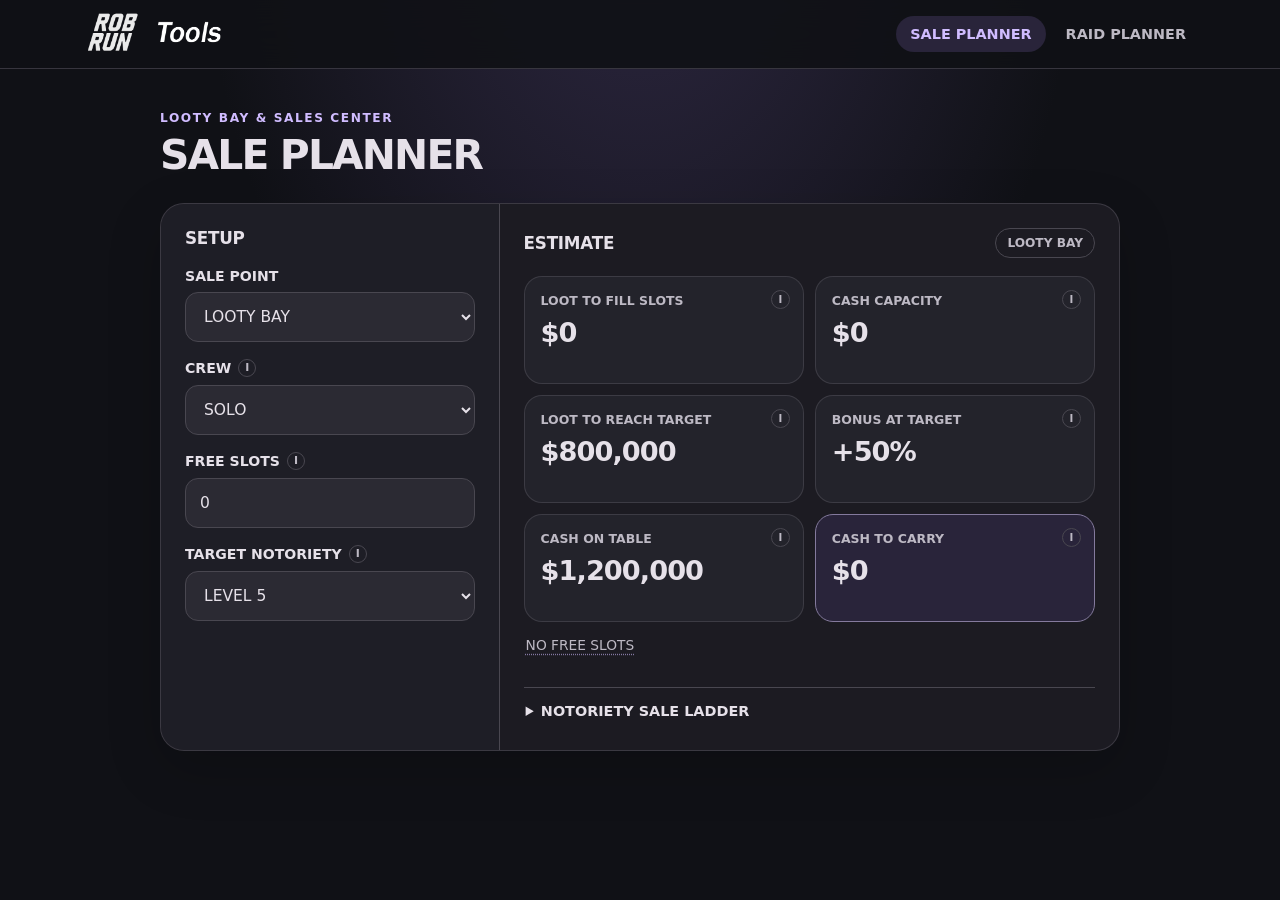
<file: sale-planner.html>
<!doctype html>
<html lang="en">
<head>
  <meta charset="utf-8">
  <meta name="viewport" content="width=device-width, initial-scale=1">
  <meta name="theme-color" content="#101116">
  <title>Sale Planner · RR Tools</title>
  <link rel="stylesheet" href="styles.css?v=tooltips-20261120">
</head>
<body>
  <header class="appbar">
    <div class="appbar-inner">
      <a class="brand" href="index.html"><img width="150px" height="68px" class="brand-logo" src="rr-tools.png" alt="RR TOOLS" /></a>
      <nav class="nav" aria-label="Main navigation">
        <a href="sale-planner.html" aria-current="page">Sale Planner</a>
        <a href="raid-planner.html">Raid Planner</a>
      </nav>
    </div>
  </header>
  <main class="page page-narrow">
    <div class="page-head"><p class="eyebrow">Looty Bay &amp; Sales Center</p><h1>Sale Planner</h1></div>
    <section class="planner surface" aria-label="Sale planning calculator">
      <div class="setup">
        <div class="section-title"><h2>Setup</h2></div>
        <div class="fields">
          <label class="field" for="location">
            <span class="label-line">Sale point</span>
            <select id="location">
              <option value="fence">Looty Bay</option>
              <option value="center">Sales Center</option>
            </select>
          </label>
          <div class="field" id="district-fields" hidden>
            <label class="label-line" for="district-level">District level <button class="info" type="button" data-tooltip="Fixed bonus only: Level I +10%, Level II +20%, Level III +30%. Notoriety does not apply." aria-label="DISTRICT SALES CENTER BONUS DETAILS">i</button></label>
            <select id="district-level">
              <option value="1">Level I</option>
              <option value="2">Level II</option>
              <option value="3">Level III</option>
            </select>
          </div>
          <label class="field" id="party-field" for="party">
            <span class="label-line">Crew <button class="info" type="button" data-tooltip="Sets your starting Notoriety level." aria-label="CREW SIZE DETAILS">i</button></span>
            <select id="party">
              <option value="solo" selected>Solo</option>
              <option value="duo">Duo</option>
              <option value="trio">Trio</option>
            </select>
          </label>
          <label class="field" for="slots">
            <span class="label-line">Free slots <button class="info" type="button" data-tooltip="Each free slot holds one 25K cash stack." aria-label="CASH SLOTS DETAILS">i</button></span>
            <input id="slots" type="number" min="0" step="1" value="0" inputmode="numeric">
          </label>
          <label class="field" id="target-field" for="target">
            <span class="label-line">Target Notoriety <button class="info" type="button" data-tooltip="Choose a level to see the loot needed to reach it and the bonus for later sales." aria-label="NOTORIETY ESTIMATE DETAILS">i</button></span>
            <select id="target"></select>
          </label>
        </div>
      </div>
      <div class="results">
        <div class="results-head"><h2>Estimate</h2><span class="live-chip" id="location-chip">Looty Bay</span></div>
        <div class="result-grid" aria-live="polite" aria-atomic="true">
          <div class="result" id="result-start-level" tabindex="0" role="group" data-tooltip="Starting Notoriety based on crew."><span class="result-label">Loot to fill slots</span><strong class="result-value" id="loot-to-fill">$0</strong><span class="result-detail" id="start-level">Starts at Level 4</span></div>
          <div class="result" id="result-capacity" tabindex="0" role="group" data-tooltip="42 free cash slots × $25,000 per stack."><span class="result-label">Cash capacity</span><strong class="result-value" id="capacity">$1,050,000</strong><span class="result-detail" id="capacity-detail">42 free slots</span></div>
          <div class="result" id="result-sale-needed" tabindex="0" role="group" data-tooltip="Base loot value before the current Notoriety bonus."><span class="result-label">Loot to reach target</span><strong class="result-value" id="sale-needed">$800,000</strong><span class="result-detail">Before bonuses</span></div>
          <div class="result" id="result-bonus" tabindex="0" role="group" data-tooltip="Bonus used by batches that reach the selected Looty Bay level."><span class="result-label" id="bonus-label">Bonus at target</span><strong class="result-value" id="total-bonus">+50%</strong><span class="result-detail" id="bonus-detail">Level 5 batch rate</span></div>
          <div class="result" id="result-payout-card" tabindex="0" role="group" data-tooltip="Estimated cash after selling each Notoriety level batch."><span class="result-label" id="payout-label">Cash on table</span><strong class="result-value" id="payout">$1,080,000</strong><span class="result-detail" id="slots-needed">44 cash stacks</span></div>
          <div class="result primary" id="result-fill-card" tabindex="0" role="group" data-tooltip="Cash you can carry, capped by your free slots."><span class="result-label" id="fill-label">Cash to carry</span><strong class="result-value" id="fill-value">$1,050,000</strong><span class="result-detail" id="fill-detail">42 / 42 stacks</span></div>
        </div>
        <p class="status-line" id="fit-status" tabindex="0" aria-live="polite"></p>
        <details class="details" id="notoriety-ladder">
          <summary>Notoriety sale ladder</summary>
          <div class="table-wrap">
            <table>
              <thead><tr><th>Target</th><th>Batch loot</th><th>Bonus</th><th>Cash from batch</th><th>Total cash</th></tr></thead>
              <tbody id="ladder-body"></tbody>
            </table>
          </div>
          <p class="table-empty" id="ladder-empty" hidden>Already at the highest level.</p>
        </details>
      </div>
    </section>
  </main>
  <script>
    (() => {
      const partyInput = document.getElementById("party");
      const slotsInput = document.getElementById("slots");
      const targetInput = document.getElementById("target");
      const locationInput = document.getElementById("location");
      const districtInput = document.getElementById("district-level");
      const districtFields = document.getElementById("district-fields");
      const partyField = document.getElementById("party-field");
      const targetField = document.getElementById("target-field");
      const notorietyLadder = document.getElementById("notoriety-ladder");
      const money = new Intl.NumberFormat("en-US", { style: "currency", currency: "USD", maximumFractionDigits: 0 });
      const thresholds = [0, 200000, 500000, 1000000, 1800000];
      const notorietyBonuses = [0, 10, 20, 35, 50];
      const districtBonuses = [0, 10, 20, 30];
      const starts = { solo: { level: 4 }, duo: { level: 2 }, trio: { level: 1 } };
      const output = (id) => document.getElementById(id);

      function refreshTargets(startLevel) {
        const oldTarget = Number(targetInput.value) || 5;
        targetInput.replaceChildren();
        for (let level = startLevel; level <= 5; level += 1) {
          const option = document.createElement("option");
          option.value = String(level);
          option.textContent = "Level " + level;
          targetInput.append(option);
        }
        targetInput.value = String(Math.max(startLevel, Math.min(5, oldTarget)));
      }

      function batchesToLevel(startLevel, targetLevel) {
        const batches = [];
        let totalCash = 0;
        let totalLoot = 0;
        for (let level = startLevel + 1; level <= targetLevel; level += 1) {
          const loot = thresholds[level - 1] - thresholds[level - 2];
          const bonus = notorietyBonuses[level - 1];
          const cash = loot * (1 + bonus / 100);
          totalLoot += loot;
          totalCash += cash;
          batches.push({ level, loot, bonus, cash, totalCash });
        }
        return { batches, totalCash, totalLoot };
      }

      function lootForCashCapacity(capacity, startLevel, targetLevel, batches, cashAtTarget, lootToTarget, targetBonus) {
        if (capacity <= 0) return 0;
        if (capacity > cashAtTarget) {
          return Math.ceil(lootToTarget + (capacity - cashAtTarget) / (1 + targetBonus / 100));
        }

        let cashLeft = capacity;
        let lootTotal = 0;
        let currentLevel = startLevel;
        for (const batch of batches) {
          if (cashLeft >= batch.cash) {
            cashLeft -= batch.cash;
            lootTotal += batch.loot;
            currentLevel = batch.level;
          } else {
            const currentBonus = notorietyBonuses[currentLevel - 1];
            lootTotal += cashLeft / (1 + currentBonus / 100);
            return Math.ceil(lootTotal);
          }
        }
        return Math.ceil(lootTotal);
      }

      function calculate() {
        const isCenter = locationInput.value === "center";
        const startLevel = starts[partyInput.value].level;
        const targetLevel = Math.max(startLevel, Math.min(5, Number(targetInput.value) || startLevel));
        const slots = Math.max(0, Math.floor(Number(slotsInput.value) || 0));
        const locationBonus = isCenter ? districtBonuses[Number(districtInput.value)] : 0;
        const targetBonus = isCenter ? locationBonus : notorietyBonuses[targetLevel - 1];
        const multiplier = 1 + targetBonus / 100;
        const capacity = slots * 25000;
        const saleNeeded = isCenter ? 0 : Math.max(0, thresholds[targetLevel - 1] - thresholds[startLevel - 1]);
        const plan = isCenter ? { batches: [], totalCash: capacity, totalLoot: 0 } : batchesToLevel(startLevel, targetLevel);
        const cashAtTarget = plan.totalCash;
        const cashToCarry = Math.min(capacity, cashAtTarget);
        const slotsNeeded = Math.ceil(cashAtTarget / 25000);
        const lootToFill = isCenter
          ? Math.ceil(capacity / multiplier)
          : lootForCashCapacity(capacity, startLevel, targetLevel, plan.batches, cashAtTarget, saleNeeded, targetBonus);
        const extraLootAfterTarget = !isCenter && cashAtTarget < capacity
          ? (capacity - cashAtTarget) / multiplier
          : 0;
        const carryStacks = Math.ceil(cashToCarry / 25000);
        const districtLevel = Number(districtInput.value);
        const districtRoman = ["I", "II", "III"][districtLevel - 1];

        partyField.hidden = isCenter;
        targetField.hidden = isCenter;
        districtFields.hidden = !isCenter;
        output("result-sale-needed").hidden = isCenter;
        notorietyLadder.hidden = isCenter;
        output("result-start-level").classList.toggle("primary", false);
        output("result-payout-card").classList.toggle("primary", false);
        output("result-fill-card").classList.toggle("primary", true);

        output("start-level").textContent = isCenter ? "Fixed sales rate" : "Starts at Level " + startLevel;
        output("capacity").textContent = money.format(capacity);
        output("capacity-detail").textContent = slots + " free cash slot" + (slots === 1 ? "" : "s");
        output("sale-needed").textContent = money.format(saleNeeded);
        output("bonus-label").textContent = isCenter ? "Sales Center bonus" : "Bonus at target";
        output("total-bonus").textContent = "+" + targetBonus + "%";
        output("bonus-detail").textContent = isCenter ? "Fixed · no Notoriety" : "Level " + targetLevel + " batch rate";
        output("payout-label").textContent = isCenter ? "Cash at full capacity" : "Cash on table";
        output("payout").textContent = money.format(cashAtTarget);
        output("slots-needed").textContent = isCenter
          ? slots + " cash stack" + (slots === 1 ? "" : "s")
          : slotsNeeded + " cash stack" + (slotsNeeded === 1 ? "" : "s") + " in level batches";
        output("fill-label").textContent = "Cash to carry";
        output("fill-value").textContent = money.format(cashToCarry);
        output("fill-detail").textContent = carryStacks + " / " + slots + " cash stacks";
        output("loot-to-fill").textContent = money.format(lootToFill);
        output("location-chip").textContent = isCenter ? "District Center · Level " + districtRoman : "Looty Bay";

        output("result-start-level").dataset.tooltip = isCenter
          ? "About " + money.format(lootToFill) + " base loot at +" + targetBonus + "% fills your " + slots + " free cash slots."
          : "Starting at Level " + startLevel + ". About " + money.format(lootToFill) + " base loot fills your " + slots + " free cash slots.";
        output("result-capacity").dataset.tooltip = slots + " free cash slots × $25,000 per stack = " + money.format(capacity) + ".";
        output("result-sale-needed").dataset.tooltip = money.format(saleNeeded) + " base loot reaches Level " + targetLevel + ". Each level-up batch uses the bonus for the level it reaches.";
        output("result-bonus").dataset.tooltip = isCenter
          ? "Level " + districtRoman + " District Sales Center bonus is fixed at +" + targetBonus + "%. Notoriety does not apply."
          : "The batch that reaches Level " + targetLevel + " pays at +" + targetBonus + "%. Later sales use this rate until the next level is reached.";
        const batchDetails = plan.batches.map((batch) =>
          "Level " + batch.level + ": " + money.format(batch.loot) + " loot at +" + batch.bonus + "% = " + money.format(batch.cash)
        ).join(" · ");
        output("result-payout-card").dataset.tooltip = isCenter
          ? money.format(capacity) + " cash at full capacity."
          : (batchDetails ? "Batch breakdown: " + batchDetails + " · " : "") + "Total on table: " + money.format(cashAtTarget) + " and " + slotsNeeded + " stacks.";
        output("result-fill-card").dataset.tooltip = isCenter
          ? money.format(cashToCarry) + " cash fits your " + slots + " free slots."
          : "Cash on table: " + money.format(cashAtTarget) + ". Cash capacity: " + money.format(capacity) + ". You can carry " + money.format(cashToCarry) + " in " + carryStacks + " stacks.";

        if (slots === 0) {
          output("fit-status").textContent = "No free slots";
          output("fit-status").dataset.tooltip = "Add free cash slots to calculate your carrying capacity.";
        } else if (isCenter) {
          output("fit-status").textContent = "Fixed +" + targetBonus + "% · No Notoriety";
          output("fit-status").dataset.tooltip = "District Sales Center Level " + districtRoman + " has a fixed +" + targetBonus + "% bonus. Notoriety does not apply.";
        } else if (cashAtTarget > capacity) {
          output("fit-status").textContent = money.format(cashAtTarget - capacity) + " over · " + Math.max(0, slotsNeeded - slots) + " stacks short";
          output("fit-status").dataset.tooltip = "The target batches put " + money.format(cashAtTarget) + " on the table; you can carry " + money.format(capacity) + ". Sell about " + money.format(lootToFill) + " base loot to fill your slots.";
        } else if (extraLootAfterTarget > 0) {
          output("fit-status").textContent = money.format(Math.ceil(extraLootAfterTarget)) + " more loot to fill slots";
          output("fit-status").dataset.tooltip = "After reaching Level " + targetLevel + ", sell about " + money.format(Math.ceil(extraLootAfterTarget)) + " more base loot at +" + targetBonus + "%. Total base loot for a full haul is about " + money.format(lootToFill) + ".";
        } else {
          output("fit-status").textContent = "Target fills slots · " + money.format(cashToCarry) + " haul";
          output("fit-status").dataset.tooltip = "The target batches fill your available cash slots.";
        }

        const rows = [];
        if (!isCenter) {
          let runningCash = 0;
          for (const batch of batchesToLevel(startLevel, 5).batches) {
            runningCash += batch.cash;
            rows.push("<tr class=\"" + (batch.level === targetLevel ? "selected" : "") + "\"><td>Level " + batch.level + "</td><td>" + money.format(batch.loot) + "</td><td>+" + batch.bonus + "%</td><td>" + money.format(batch.cash) + "</td><td>" + money.format(runningCash) + "</td></tr>");
          }
        }
        output("ladder-body").innerHTML = rows.join("");
        output("ladder-empty").hidden = rows.length > 0;
      }

      partyInput.addEventListener("change", () => { refreshTargets(starts[partyInput.value].level); calculate(); });
      for (const input of [slotsInput, targetInput, locationInput, districtInput]) {
        input.addEventListener(input === slotsInput ? "input" : "change", calculate);
      }
      refreshTargets(starts[partyInput.value].level);
      targetInput.value = "5";
      calculate();
    })();
  </script>
  <script src="tooltips.js?v=tooltips-20261120"></script>
</body>
</html>
</file>
<file: styles.css>
:root {
  color-scheme: dark;
  --bg: #101116;
  --surface: #1b1b21;
  --surface-2: #23232b;
  --surface-3: #2b2a33;
  --outline: #494750;
  --text: #e6e1e9;
  --muted: #bdb9c4;
  --accent: #d0bcff;
  --accent-container: #4f378b;
  --accent-soft: #29243a;
  --good: #a8dab5;
  --warn: #f3d58a;
  --bad: #ffb4ab;
  --green: #b6e2c4;
  --purple: #d5c5ff;
  --gold: #f5d58b;
  font-family: Roboto, Inter, ui-sans-serif, system-ui, -apple-system, BlinkMacSystemFont, "Segoe UI", sans-serif;
}

* { box-sizing: border-box; }
body {
  min-width: 320px;
  min-height: 100vh;
  margin: 0;
  background: radial-gradient(ellipse at 50% -24%, #312a47 0, transparent 50%), var(--bg);
  color: var(--text);
  text-transform: uppercase;
}
a { color: inherit; }
button, input, select { font: inherit; }
button, select, input { -webkit-tap-highlight-color: transparent; }
button, input, select { text-transform: uppercase; }
:focus-visible { outline: 2px solid var(--accent); outline-offset: 3px; }
[hidden] { display: none !important; }

.appbar {
  position: sticky;
  z-index: 5;
  top: 0;
  border-bottom: 1px solid color-mix(in srgb, var(--outline) 70%, transparent);
  background: color-mix(in srgb, var(--bg) 90%, transparent);
  backdrop-filter: blur(18px);
}
.appbar-inner {
  display: flex;
  width: min(1120px, calc(100% - 32px));
  min-height: 68px;
  align-items: center;
  justify-content: space-between;
  gap: 20px;
  margin: 0 auto;
}
.brand {
  display: inline-flex;
  align-items: center;
  gap: 11px;
  color: var(--text);
  font-size: .95rem;
  font-weight: 750;
  letter-spacing: .04em;
  text-decoration: none;
  white-space: nowrap;
}
.brand-mark {
  display: grid;
  width: 34px;
  height: 34px;
  place-items: center;
  border-radius: 12px;
  background: var(--accent-container);
  color: #f1eaff;
  font-size: 1.05rem;
  font-weight: 800;
}
.nav { display: flex; align-items: center; gap: 6px; }
.nav a {
  padding: 10px 14px;
  border-radius: 999px;
  color: var(--muted);
  font-size: .9rem;
  font-weight: 600;
  text-decoration: none;
  transition: background 140ms ease, color 140ms ease;
}
.nav a:hover { background: var(--surface-2); color: var(--text); }
.nav a[aria-current="page"] { background: var(--accent-soft); color: var(--accent); }

.page { width: min(100% - 32px, 1040px); margin: 0 auto; padding: 42px 0 64px; }
.page-narrow { max-width: 960px; }
.page-head { margin-bottom: 24px; }
.eyebrow { margin: 0 0 8px; color: var(--accent); font-size: .76rem; font-weight: 750; letter-spacing: .13em; text-transform: uppercase; }
h1 { margin: 0; font-size: clamp(1.8rem, 4vw, 2.55rem); font-weight: 650; letter-spacing: -.045em; line-height: 1.12; }
h2 { margin: 0; font-size: 1.05rem; font-weight: 650; letter-spacing: -.015em; }
.page-description { margin: 9px 0 0; color: var(--muted); font-size: .96rem; line-height: 1.5; }
.surface {
  border: 1px solid color-mix(in srgb, var(--outline) 70%, transparent);
  border-radius: 24px;
  background: color-mix(in srgb, var(--surface) 94%, #252338);
  box-shadow: 0 18px 54px rgb(0 0 0 / 18%);
}
.planner { display: grid; grid-template-columns: minmax(250px, .82fr) minmax(0, 1.5fr); overflow: hidden; }
.setup { padding: 24px; border-right: 1px solid var(--outline); background: color-mix(in srgb, var(--surface-2) 42%, transparent); }
.section-title { display: flex; align-items: center; justify-content: space-between; gap: 12px; margin-bottom: 20px; }
.fields { display: grid; gap: 17px; }
.field { display: grid; min-width: 0; gap: 8px; }
.label-line { display: flex; align-items: center; gap: 7px; color: var(--text); font-size: .88rem; font-weight: 600; }
.field input, .field select {
  width: 100%;
  min-height: 50px;
  padding: 0 14px;
  border: 1px solid var(--outline);
  border-radius: 13px;
  background: var(--surface-3);
  color: var(--text);
  font-size: .97rem;
  font-variant-numeric: tabular-nums;
}
.field input:focus, .field select:focus { border-color: var(--accent); outline: 2px solid color-mix(in srgb, var(--accent) 26%, transparent); }
.field input:disabled { opacity: .45; }
.helper { color: var(--muted); font-size: .78rem; line-height: 1.4; }
.info {
  display: inline-grid;
  width: 18px;
  height: 18px;
  flex: 0 0 auto;
  place-items: center;
  padding: 0;
  border: 1px solid var(--outline);
  border-radius: 50%;
  background: transparent;
  color: var(--muted);
  font-size: .68rem;
  cursor: help;
}
.info:hover, .info:focus-visible { border-color: var(--accent); color: var(--accent); }
.results { min-width: 0; padding: 24px; }
.results-head { display: flex; align-items: center; justify-content: space-between; gap: 14px; margin-bottom: 18px; }
.live-chip { padding: 7px 11px; border: 1px solid var(--outline); border-radius: 999px; color: var(--muted); font-size: .76rem; font-weight: 650; white-space: nowrap; }
.result-grid { display: grid; grid-template-columns: repeat(2, minmax(0, 1fr)); gap: 11px; }
.result {
  position: relative;
  min-width: 0;
  min-height: 108px;
  padding: 16px;
  border: 1px solid color-mix(in srgb, var(--outline) 68%, transparent);
  border-radius: 18px;
  background: var(--surface-2);
}
.result.primary { border-color: color-mix(in srgb, var(--accent) 44%, var(--outline)); background: var(--accent-soft); }
.result-label { display: flex; align-items: center; gap: 6px; margin-bottom: 9px; color: var(--muted); font-size: .78rem; font-weight: 550; line-height: 1.3; }
.result-value { display: block; overflow-wrap: anywhere; color: var(--text); font-size: clamp(1.2rem, 2.8vw, 1.7rem); font-weight: 680; letter-spacing: -.035em; line-height: 1.1; font-variant-numeric: tabular-nums; }
.result-detail { display: none; margin-top: 7px; color: var(--muted); font-size: .76rem; line-height: 1.35; }
.result[data-tooltip] { cursor: help; }
.result[data-tooltip] .result-label { padding-right: 21px; }
.result[data-tooltip]::after {
  position: absolute;
  top: 13px;
  right: 13px;
  display: grid;
  width: 17px;
  height: 17px;
  place-items: center;
  border: 1px solid var(--outline);
  border-radius: 50%;
  color: var(--muted);
  content: "i";
  font-size: .64rem;
  font-weight: 700;
}
.result[data-tooltip]:hover::after, .result[data-tooltip]:focus-visible::after { border-color: var(--accent); color: var(--accent); }
.status-line { min-height: 38px; margin: 14px 2px 4px; color: var(--muted); font-size: .86rem; line-height: 1.45; }
.status-line[data-tooltip], .target-plan-status[data-tooltip] { cursor: help; text-decoration: underline dotted color-mix(in srgb, var(--accent) 58%, transparent); text-underline-offset: 4px; }
.details { margin-top: 13px; border-top: 1px solid var(--outline); }
.details summary { padding: 15px 2px 7px; color: var(--text); font-size: .9rem; font-weight: 600; cursor: pointer; }
.table-wrap { overflow-x: auto; }
table { width: 100%; border-collapse: collapse; text-align: left; }
th, td { padding: 11px 8px; border-bottom: 1px solid color-mix(in srgb, var(--outline) 74%, transparent); }
th { color: var(--muted); font-size: .75rem; font-weight: 600; }
td { font-size: .85rem; font-variant-numeric: tabular-nums; }
th:last-child, td:last-child { text-align: right; white-space: nowrap; }
tbody tr.selected { background: color-mix(in srgb, var(--accent) 11%, transparent); }
.table-empty { margin: 8px 0 3px; color: var(--muted); font-size: .85rem; }

.raid-surface { padding: 24px; }
.summary { display: flex; flex-wrap: wrap; gap: 10px; margin-bottom: 22px; }
.summary-item { display: flex; min-width: 150px; align-items: center; justify-content: space-between; gap: 16px; padding: 12px 15px; border: 1px solid var(--outline); border-radius: 15px; background: var(--surface-2); }
.summary-label { color: var(--muted); font-size: .82rem; }
.summary-value { font-size: 1.08rem; font-weight: 700; font-variant-numeric: tabular-nums; }
.tabs { display: flex; gap: 4px; margin-bottom: 19px; padding: 4px; border-radius: 999px; background: var(--surface-2); width: fit-content; }
.tab { min-height: 40px; padding: 0 17px; border: 0; border-radius: 999px; background: transparent; color: var(--muted); font-size: .88rem; font-weight: 620; cursor: pointer; }
.tab[aria-selected="true"] { background: var(--accent-container); color: #f1eaff; }
.decoder-grid { display: grid; grid-template-columns: repeat(3, minmax(0, 1fr)); gap: 13px; }
.decoder-card { padding: 17px; border: 1px solid var(--outline); border-radius: 18px; background: var(--surface-2); }
.decoder-top { display: flex; align-items: center; justify-content: space-between; gap: 8px; margin-bottom: 15px; }
.decoder-name { display: flex; align-items: center; gap: 9px; font-weight: 650; }
.tier-dot { width: 10px; height: 10px; border-radius: 50%; }
.tier-green { background: var(--green); box-shadow: 0 0 12px color-mix(in srgb, var(--green) 45%, transparent); }
.tier-purple { background: var(--purple); box-shadow: 0 0 12px color-mix(in srgb, var(--purple) 45%, transparent); }
.tier-gold { background: var(--gold); box-shadow: 0 0 12px color-mix(in srgb, var(--gold) 45%, transparent); }
.point-chip { padding: 5px 8px; border-radius: 999px; background: var(--surface-3); color: var(--muted); font-size: .72rem; font-weight: 600; white-space: nowrap; }
.decoder-card input { width: 100%; min-height: 50px; padding: 0 13px; border: 1px solid var(--outline); border-radius: 13px; background: var(--surface-3); color: var(--text); font-size: 1.05rem; font-weight: 600; font-variant-numeric: tabular-nums; }
.tab-panel h2 { margin: 0 0 15px; }
.toggle { display: inline-flex; align-items: center; gap: 10px; margin: 0 0 17px; color: var(--text); font-size: .88rem; font-weight: 550; cursor: pointer; }
.toggle input { width: 19px; height: 19px; margin: 0; accent-color: var(--accent); }
.target-table { border: 1px solid var(--outline); border-radius: 17px; overflow: hidden; }
.target-table th { padding: 13px 12px; background: var(--surface-2); }
.target-table td { padding: 12px; }
.target-summary { display: grid; grid-template-columns: repeat(3, minmax(0, 1fr)); gap: 9px; margin: 16px 0 10px; }
.target-summary-item { display: flex; min-width: 0; align-items: center; justify-content: space-between; gap: 8px; padding: 12px; border: 1px solid var(--outline); border-radius: 14px; background: var(--surface-2); }
.target-summary-item span { color: var(--muted); font-size: .76rem; }
.target-summary-item strong { color: var(--text); font-size: 1rem; font-variant-numeric: tabular-nums; }
.target-plan-status { min-height: 42px; margin: 0 2px 4px; color: var(--accent); font-size: .88rem; font-weight: 600; line-height: 1.4; }
.target-section { margin-top: 17px; }
.target-section .section-title { margin-bottom: 10px; }
.target-section .details { margin-top: 15px; }
.target-section summary { color: var(--accent); }
.qty-control { display: inline-flex; align-items: center; gap: 7px; padding: 3px; border: 1px solid var(--outline); border-radius: 999px; background: var(--surface-2); }
.qty-btn, .add-target { display: inline-grid; width: 29px; height: 29px; place-items: center; padding: 0; border: 1px solid var(--outline); border-radius: 50%; background: var(--surface-3); color: var(--accent); font-size: 1.05rem; font-weight: 700; line-height: 1; cursor: pointer; }
.add-target { width: 31px; height: 31px; }
.qty-count { min-width: 16px; color: var(--text); font-size: .82rem; font-weight: 650; text-align: center; font-variant-numeric: tabular-nums; }
.qty-btn:disabled, .add-target:disabled { opacity: .38; cursor: not-allowed; }
.numeric { text-align: right; white-space: nowrap; }
.outlook { display: inline-flex; align-items: center; min-height: 27px; padding: 4px 9px; border-radius: 999px; font-size: .76rem; font-weight: 650; white-space: nowrap; }
.outlook.good { background: color-mix(in srgb, var(--good) 15%, transparent); color: var(--good); }
.outlook.maybe { background: color-mix(in srgb, var(--warn) 15%, transparent); color: var(--warn); }
.outlook.bad { background: color-mix(in srgb, var(--bad) 12%, transparent); color: var(--bad); }
.footer-note { margin: 15px 2px 0; color: var(--muted); font-size: .77rem; }
.footer-help { margin-top: 12px; }
.app-tooltip {
  position: fixed;
  z-index: 1000;
  width: max-content;
  max-width: min(300px, calc(100vw - 24px));
  padding: 10px 12px;
  border: 1px solid var(--outline);
  border-radius: 12px;
  background: var(--surface-3);
  box-shadow: 0 12px 32px rgb(0 0 0 / 38%);
  color: var(--text);
  font-size: .75rem;
  font-weight: 550;
  line-height: 1.45;
  text-transform: uppercase;
  pointer-events: none;
}
th span[data-tooltip] { cursor: help; text-decoration: underline dotted color-mix(in srgb, var(--muted) 70%, transparent); text-underline-offset: 3px; }
.outlook[data-tooltip] { cursor: help; }

.home-page { padding-top: clamp(56px, 10vw, 112px); }
.home-intro { max-width: 650px; margin-bottom: 35px; }
.home-intro h1 { font-size: clamp(2.2rem, 7vw, 4.2rem); }
.home-intro .page-description { font-size: 1.05rem; }
.tool-grid { display: grid; grid-template-columns: repeat(2, minmax(0, 1fr)); gap: 15px; }
.tool-card { display: flex; min-height: 202px; flex-direction: column; padding: 22px; border: 1px solid var(--outline); border-radius: 22px; background: linear-gradient(145deg, color-mix(in srgb, var(--surface-2) 88%, var(--accent-container)), var(--surface)); text-decoration: none; transition: border-color 150ms ease, transform 150ms ease; }
.tool-card:hover { transform: translateY(-2px); border-color: color-mix(in srgb, var(--accent) 70%, var(--outline)); }
.card-top { display: flex; align-items: center; justify-content: space-between; margin-bottom: auto; }
.card-icon { display: grid; width: 42px; height: 42px; place-items: center; border-radius: 15px; background: var(--accent-soft); color: var(--accent); font-size: 1.2rem; font-weight: 700; }
.card-arrow { color: var(--muted); font-size: 1.2rem; }
.tool-card h2 { margin: 22px 0 6px; font-size: 1.12rem; }
.tool-card p { margin: 0; color: var(--muted); font-size: .88rem; line-height: 1.45; }
.home-note { margin: 17px 2px 0; color: var(--muted); font-size: .78rem; }

@media (max-width: 760px) {
  .planner { grid-template-columns: 1fr; }
  .setup { border-right: 0; border-bottom: 1px solid var(--outline); }
  .fields { grid-template-columns: repeat(2, minmax(0, 1fr)); }
  .decoder-grid { grid-template-columns: 1fr; }
  .decoder-card { display: grid; grid-template-columns: 1fr minmax(90px, .65fr); align-items: center; gap: 14px; }
  .decoder-top { margin: 0; }
}
@media (max-width: 560px) {
  .appbar-inner { width: calc(100% - 22px); min-height: 62px; gap: 8px; }
  .brand { gap: 7px; font-size: .83rem; }
  .brand-mark { width: 30px; height: 30px; border-radius: 10px; }
  .nav { gap: 1px; }
  .nav a { padding: 9px 9px; font-size: .76rem; }
  .page { width: calc(100% - 24px); padding-top: 29px; }
  .home-page { padding-top: 57px; }
  .surface, .raid-surface { border-radius: 19px; }
  .setup, .results, .raid-surface { padding: 17px; }
  .fields { grid-template-columns: 1fr; gap: 14px; }
  .result-grid { gap: 8px; }
  .result { min-height: 98px; padding: 13px; border-radius: 15px; }
  .result-label { font-size: .72rem; }
  .result-detail { font-size: .7rem; }
  .results-head { align-items: flex-start; }
  .live-chip { font-size: .69rem; }
  .tool-grid { grid-template-columns: 1fr; }
  .tool-card { min-height: 166px; }
  .summary-item { min-width: 0; flex: 1 1 140px; }
  .target-table th, .target-table td { padding: 10px 7px; font-size: .75rem; }
  .outlook { padding: 4px 7px; font-size: .68rem; }
  .target-summary { grid-template-columns: 1fr; }
  .target-summary-item { padding: 10px 12px; }
}
@media (max-width: 390px) {
  .brand > span:last-child { display: none; }
  .nav a { padding-inline: 8px; font-size: .72rem; }
}
@media (prefers-reduced-motion: reduce) {
  *, *::before, *::after { scroll-behavior: auto !important; transition-duration: .01ms !important; }
}
</file>
